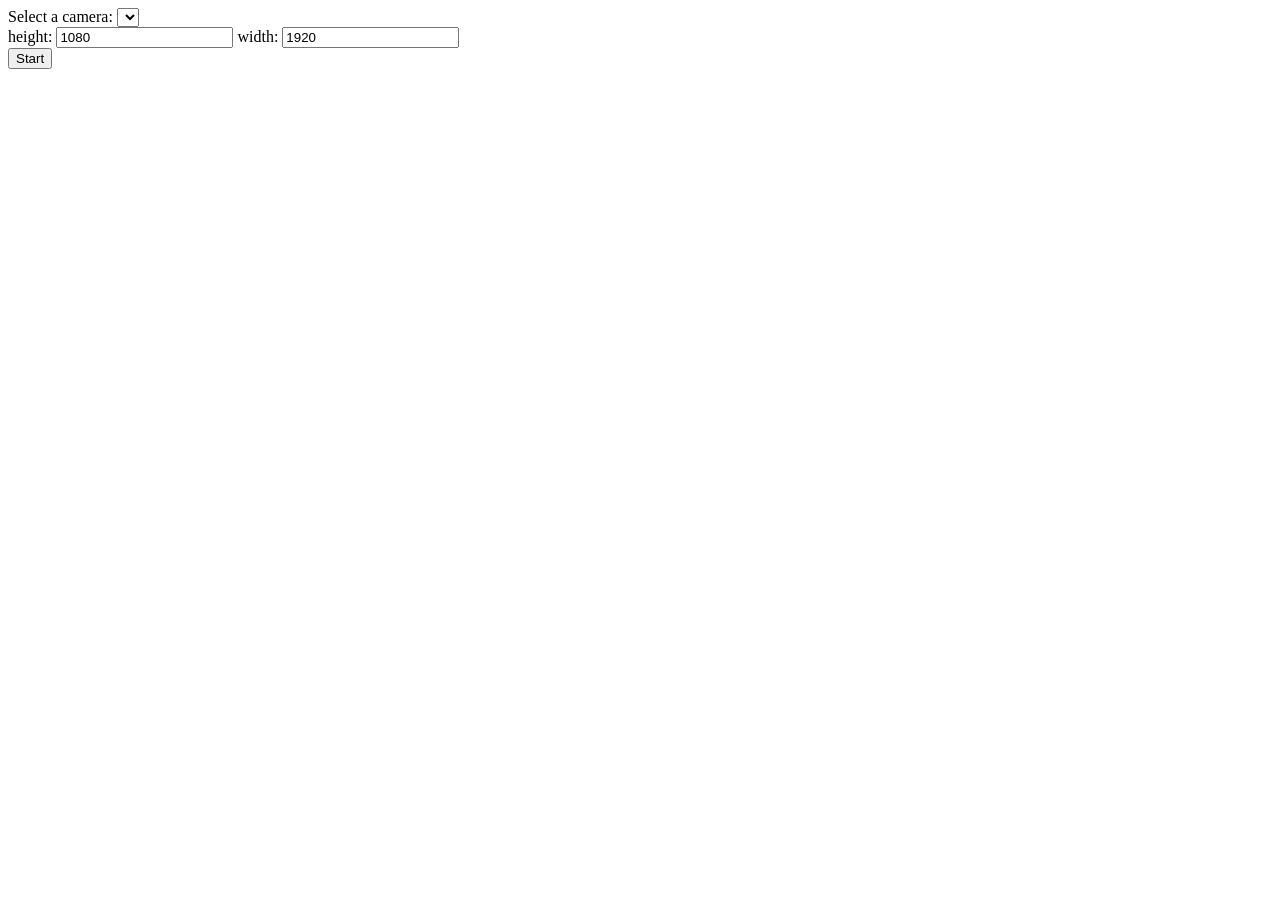
<file: index.html>
<!DOCTYPE html>
<html>
<head lang="en">
    <meta charset="UTF-8">
    <title></title>
</head>
<body>
<div>
    <label for="camera-source">Select a camera:</label>
    <select id="camera-source">

    </select>
</div>
<div>
    <label for="res-height">height: </label>
    <input type="number" id="res-height" value="1080"/>
    <label for="res-width">width:</label>
    <input type="number" id="res-width" value="1920"/>
</div>
<div>
    <button id="start">Start</button>
</div>
<div id="camera-player">
    <video autoplay></video>
</div>

<script src="main.js"></script>
</body>
</html>
</file>
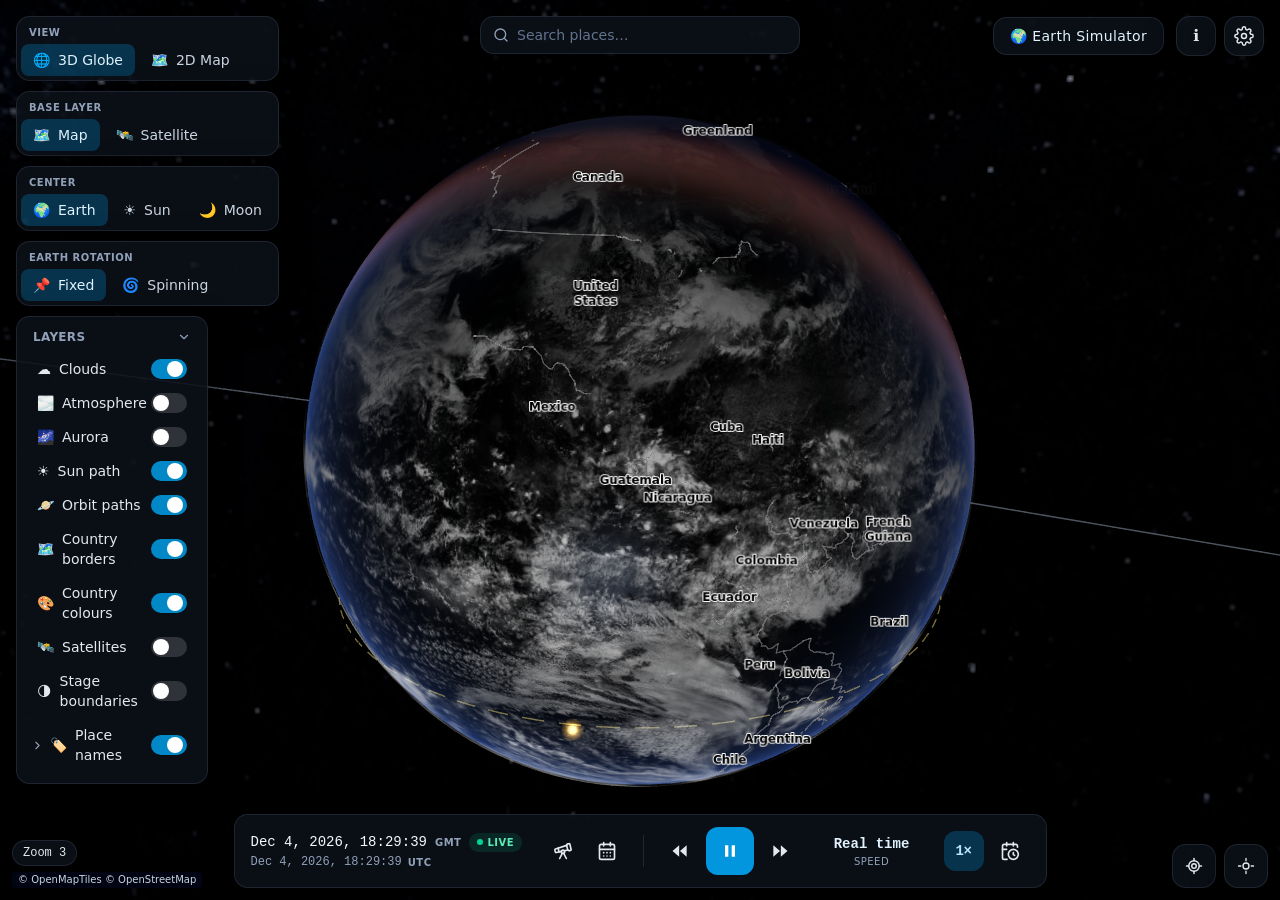
<file: earth-simulator/index.html>
<!doctype html>
<html lang="en">
  <head>
    <meta charset="UTF-8" />
    <link rel="icon" type="image/svg+xml" href="/earth-simulator/favicon.svg" />
    <link rel="icon" type="image/png" sizes="192x192" href="/earth-simulator/icon-192.png" />
    <link rel="apple-touch-icon" href="/earth-simulator/apple-touch-icon.png" />
    <meta
      name="viewport"
      content="width=device-width, initial-scale=1.0, maximum-scale=1.0, user-scalable=no, viewport-fit=cover"
    />
    <meta name="theme-color" content="#05070d" />
    <meta name="apple-mobile-web-app-capable" content="yes" />
    <meta name="mobile-web-app-capable" content="yes" />
    <meta name="apple-mobile-web-app-status-bar-style" content="black-translucent" />
    <meta name="apple-mobile-web-app-title" content="Earth" />
    <meta
      name="description"
      content="A realistic 3D & 2D simulator of how sunlight falls on Earth at any moment — real continents, cities, Sun, Moon and live satellites."
    />
    <title>Earth Simulator · Sunlight, Day & Night</title>
    <script type="module" crossorigin src="/earth-simulator/assets/index-BYLXCASf.js"></script>
    <link rel="stylesheet" crossorigin href="/earth-simulator/assets/index-C9k7MQY5.css">
  <link rel="manifest" href="/earth-simulator/manifest.webmanifest"></head>
  <body>
    <div id="root"></div>
  </body>
</html>
</file>
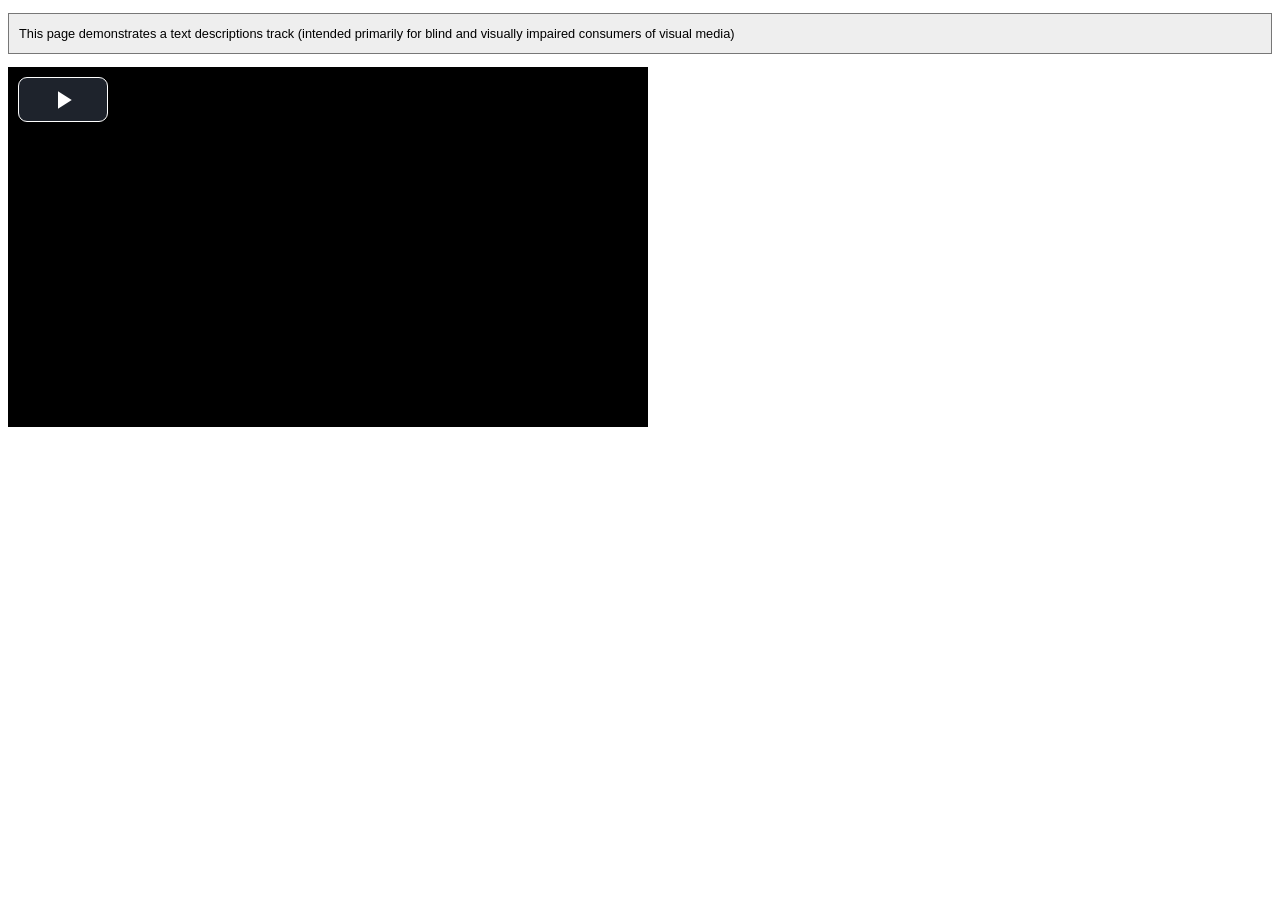
<file: tv/lib/videojs/examples/elephantsdream/index.html>
<!DOCTYPE html>
<html lang="en">
<head>
  <meta charset="utf-8" />
  <title>Video.js Text Descriptions, Chapters &amp; Captions Example</title>

  <link href="../../video-js.css" rel="stylesheet" type="text/css">

  <script src="../../video.js"></script>

  <!-- Set the location of the flash SWF -->
  <script>
    videojs.setGlobalOptions({
      flash: {
        swf: '../../video-js.swf'
      }
    });
  </script>

</head>
<body>
  <p style="background-color:#eee; border: 1px solid #777; padding: 10px; font-size: .8em; line-height: 1.5em; font-family: Verdana, sans-serif;">This page demonstrates a text descriptions track (intended primarily for blind and visually impaired consumers of visual media)</p>

  <!-- NOTE: we have to disable native Text Track support for the HTML5 tech,
             since even HTML5 video players with native Text Track support
             don't currently support 'description' text tracks in any
             useful way! -->
  <video id="example_video_1" class="video-js vjs-default-skin" controls preload="none" width="640" height="360"
      data-setup='{ "html5" : { "nativeTextTracks" : false } }'>
    <source src="https://archive.org/download/ElephantsDream/ed_hd.mp4" type="video/mp4">
    <source src="https://archive.org/download/ElephantsDream/ed_hd.ogv" type="video/ogv">

    <track kind="captions" src="captions.en.vtt" srclang="en" label="English" default></track><!-- Tracks need an ending tag thanks to IE9 -->
    <track kind="captions" src="captions.sv.vtt" srclang="sv" label="Swedish"></track>
    <track kind="captions" src="captions.ru.vtt" srclang="ru" label="Russian"></track>
    <track kind="captions" src="captions.ja.vtt" srclang="ja" label="Japanese"></track>
    <track kind="captions" src="captions.ar.vtt" srclang="ar" label="Arabic"></track>

    <track kind="descriptions" src="descriptions.en.vtt" srclang="en" label="English"></track>

    <track kind="chapters" src="chapters.en.vtt" srclang="en" label="English"></track>

    <p class="vjs-no-js">To view this video please enable JavaScript, and consider upgrading to a web browser that <a href="http://videojs.com/html5-video-support/" target="_blank">supports HTML5 video</a></p>
  </video>
</body>
</html>
</file>
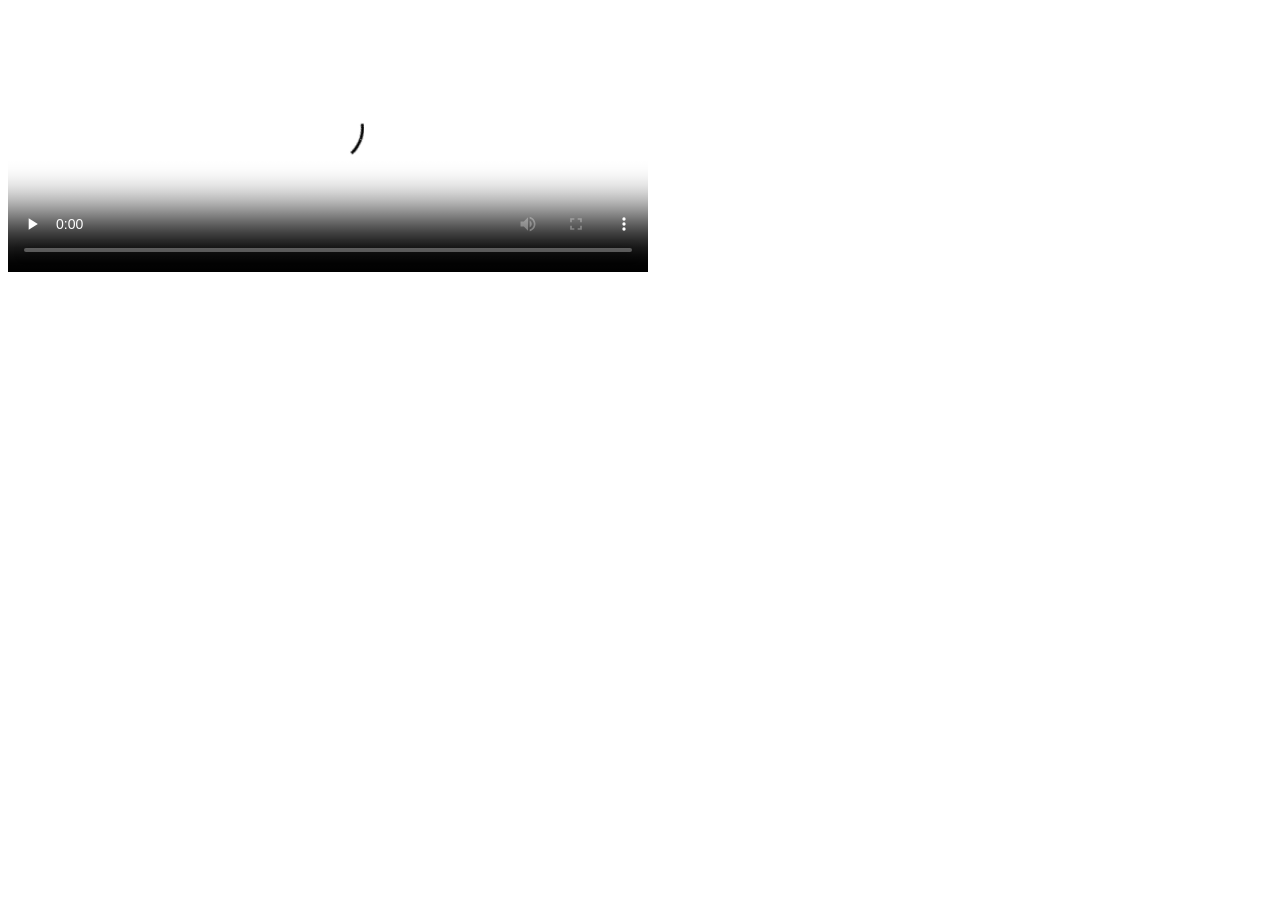
<file: tv/lib/videojs/examples/simple-embed/index.html>
<!DOCTYPE html>
<html lang="en">

<head>

  <head>
    <title>Video.js | HTML5 Video Player</title>
    <link href="http://vjs.zencdn.net/5.0.2/video-js.css" rel="stylesheet">
    <script src="http://vjs.zencdn.net/ie8/1.1.0/videojs-ie8.min.js"></script>
    <script src="http://vjs.zencdn.net/5.0.2/video.js"></script>

  </head>

</head>

<body>

  <video id="example_video_1" class="video-js vjs-default-skin" controls preload="none" width="640" height="264" poster="http://vjs.zencdn.net/v/oceans.png" data-setup="{}">
    <source src="http://vjs.zencdn.net/v/oceans.mp4" type="video/mp4">
    <source src="http://vjs.zencdn.net/v/oceans.webm" type="video/webm">
    <source src="http://vjs.zencdn.net/v/oceans.ogv" type="video/ogg">
    <track kind="captions" src="../shared/example-captions.vtt" srclang="en" label="English"></track>
    <!-- Tracks need an ending tag thanks to IE9 -->
    <track kind="subtitles" src="../shared/example-captions.vtt" srclang="en" label="English"></track>
    <!-- Tracks need an ending tag thanks to IE9 -->
    <p class="vjs-no-js">To view this video please enable JavaScript, and consider upgrading to a web browser that <a href="http://videojs.com/html5-video-support/" target="_blank">supports HTML5 video</a></p>
  </video>
</body>

</html>
</file>
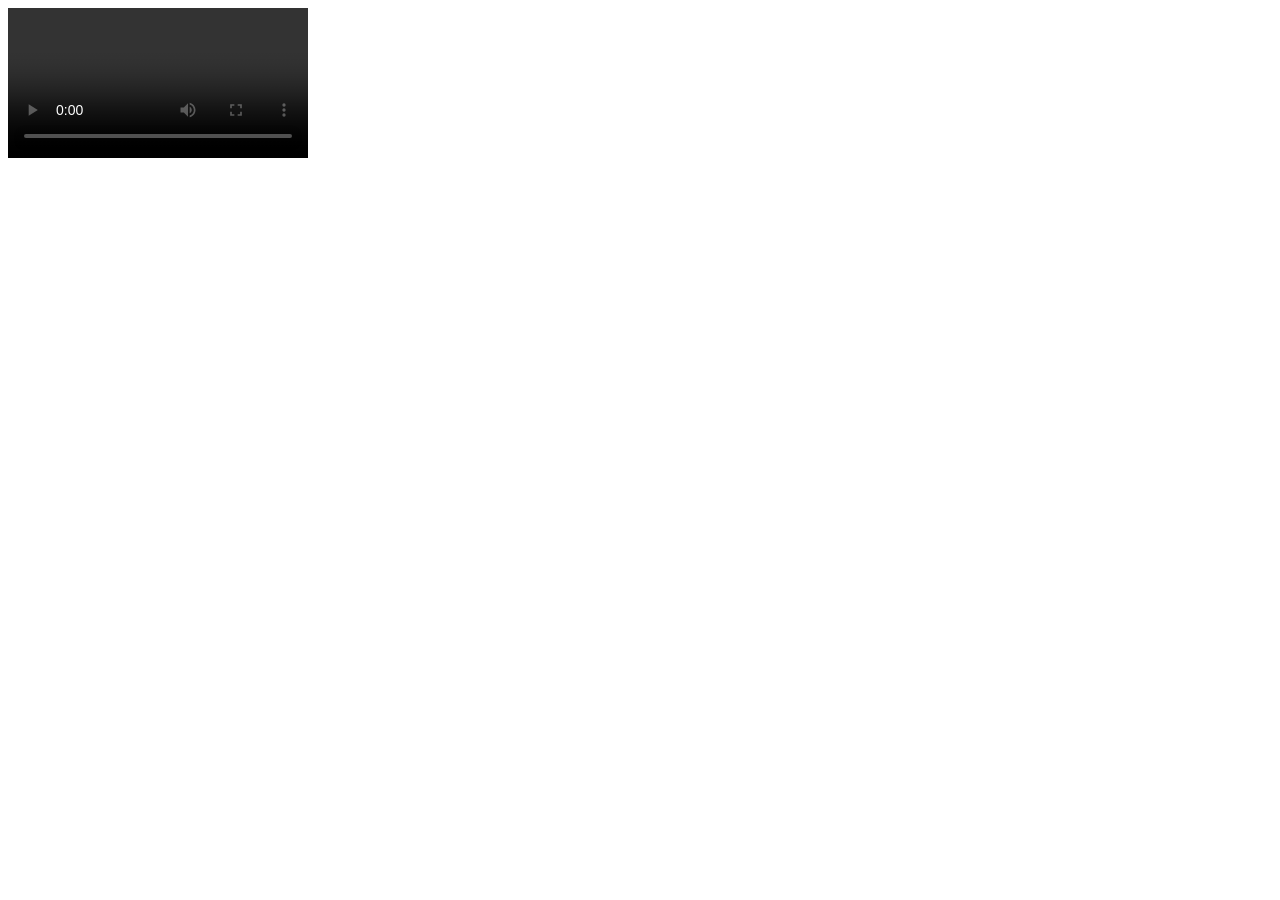
<file: ch10.html>
<!doctype html>
<html lang="en">
<head>
    <meta charset="UTF-8">
    <title>Document</title>
</head>
<body>
<video id="ch10" controls></video>
<script src="dash.all.min.js"></script>
<script>
    (function() {
        var url = 'http://nana10-hdl.ctedgecdn.net/Nana10-Live/amlst:hd_,1000,1500,1800,/manifest.mpd';
        var player = dashjs.MediaPlayer().create();
        player.getDebug().setLogToBrowserConsole(false)
        player.initialize(document.querySelector('#ch10'), url, true);
    })();
</script>
</body>
</html>
</file>
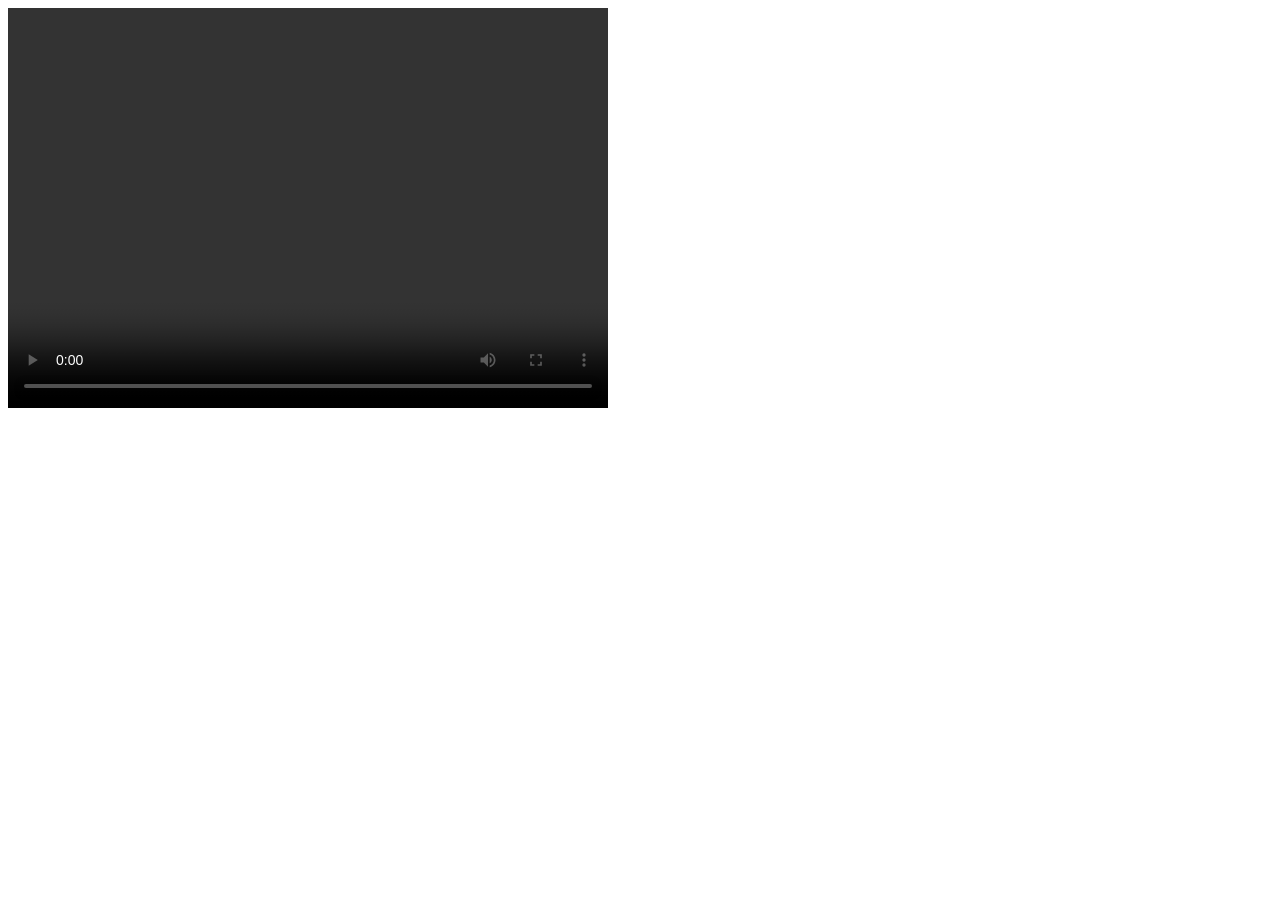
<file: ch22.html>
<!DOCTYPE html>
<html lang="en">
<head>
    <meta charset="UTF-8">
    <title>Title</title>
</head>
<body>
<script src="hls.min.js"></script>
<video width="600" height="400" controls></video>
<script>
    if (Hls.isSupported()) {
        let video = document.querySelector('video');
        let hls = new Hls();

        hls.loadSource('http://keshethdioslive-i.akamaihd.net/hls/live/221630/CH2LIVE_HIGH/index_2064.m3u8');
        hls.attachMedia(video);
        hls.on(Hls.Events.MANIFEST_PARSED, function() {
            video.addEventListener('click', function() {
                if (video.paused) {
                    video.play();
                } else {
                    video.pause();
                }
            })
        });
    }
</script>
</body>
</html>
</file>
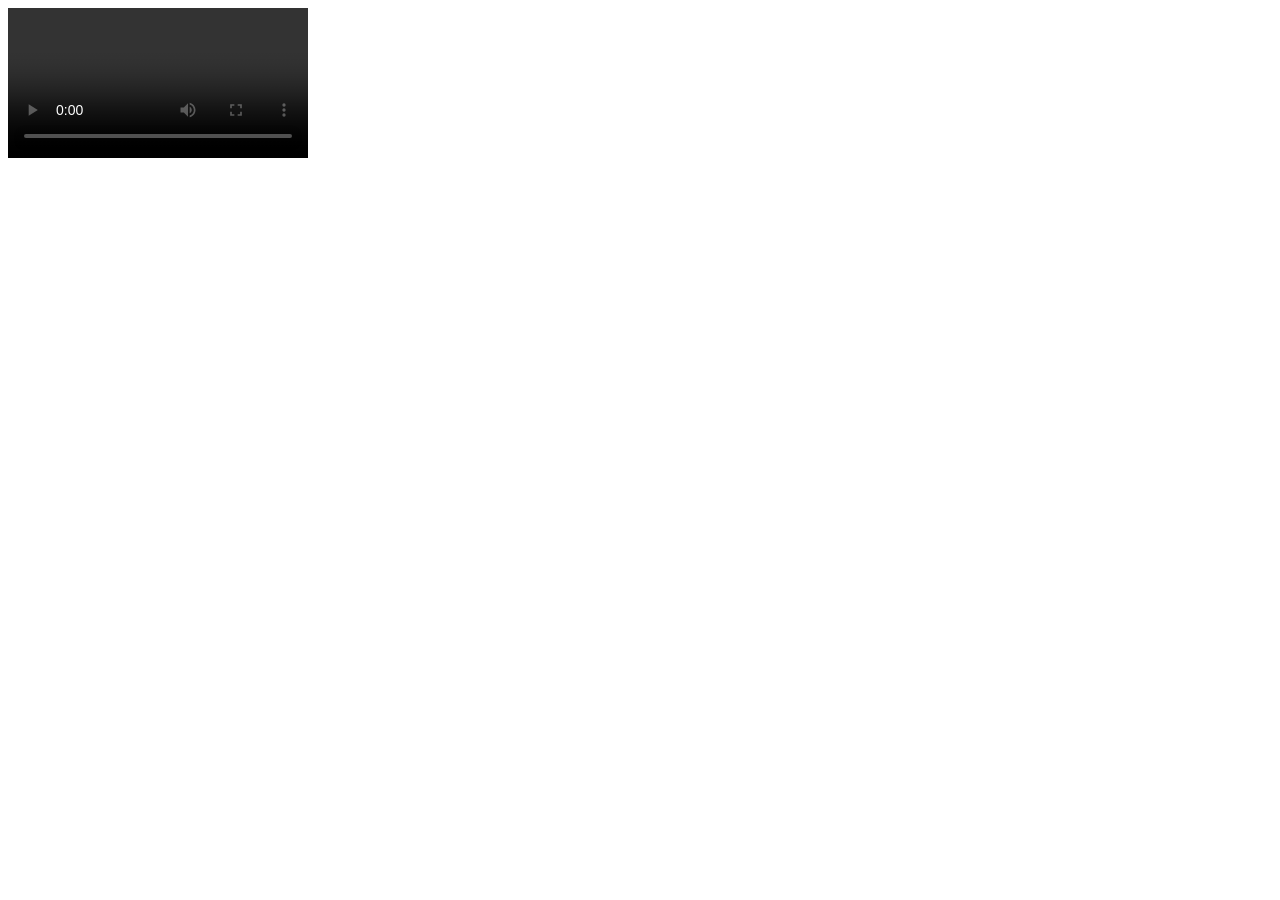
<file: tv/index1.html>
<!DOCTYPE html>
<html lang="en">
<head>
  <meta charset="UTF-8">
  <meta name="viewport" content="width=device-width, initial-scale=1.0">
  <meta http-equiv="X-UA-Compatible" content="ie=edge">
  <title>Israel TV Live</title>
  <script src="lib/hls.min.js"></script>
</head>
<body>
  <video id="video" controls autoplay="false"></video>
  <script>
    if(Hls.isSupported()) {
      var video = document.getElementById('video');
      var hls = new Hls();
      hls.loadSource('http://besttv1.httplive.it.best-tv.com/besttv1/stream_reshet_neveilan_02_1/playlist.m3u8');
      hls.attachMedia(video);
      hls.on(Hls.Events.MANIFEST_PARSED,function() {
        video.play();
    });
   }
  </script>
</body>
</html>
</file>
<file: tv/lib/videojs/video-js.css>
.video-js .vjs-big-play-button:before, .video-js .vjs-control:before, .video-js .vjs-modal-dialog, .vjs-modal-dialog .vjs-modal-dialog-content {
  position: absolute;
  top: 0;
  left: 0;
  width: 100%;
  height: 100%; }

.video-js .vjs-big-play-button:before, .video-js .vjs-control:before {
  text-align: center; }

@font-face {
  font-family: VideoJS;
  src: url("font/VideoJS.eot?#iefix") format("eot"); }

@font-face {
  font-family: VideoJS;
  src: url([data-uri]) format("woff"), url([data-uri]) format("truetype");
  font-weight: normal;
  font-style: normal; }

.vjs-icon-play, .video-js .vjs-big-play-button, .video-js .vjs-play-control {
  font-family: VideoJS;
  font-weight: normal;
  font-style: normal; }
  .vjs-icon-play:before, .video-js .vjs-big-play-button:before, .video-js .vjs-play-control:before {
    content: "\f101"; }

.vjs-icon-play-circle {
  font-family: VideoJS;
  font-weight: normal;
  font-style: normal; }
  .vjs-icon-play-circle:before {
    content: "\f102"; }

.vjs-icon-pause, .video-js .vjs-play-control.vjs-playing {
  font-family: VideoJS;
  font-weight: normal;
  font-style: normal; }
  .vjs-icon-pause:before, .video-js .vjs-play-control.vjs-playing:before {
    content: "\f103"; }

.vjs-icon-volume-mute, .video-js .vjs-mute-control.vjs-vol-0,
.video-js .vjs-volume-menu-button.vjs-vol-0 {
  font-family: VideoJS;
  font-weight: normal;
  font-style: normal; }
  .vjs-icon-volume-mute:before, .video-js .vjs-mute-control.vjs-vol-0:before,
  .video-js .vjs-volume-menu-button.vjs-vol-0:before {
    content: "\f104"; }

.vjs-icon-volume-low, .video-js .vjs-mute-control.vjs-vol-1,
.video-js .vjs-volume-menu-button.vjs-vol-1 {
  font-family: VideoJS;
  font-weight: normal;
  font-style: normal; }
  .vjs-icon-volume-low:before, .video-js .vjs-mute-control.vjs-vol-1:before,
  .video-js .vjs-volume-menu-button.vjs-vol-1:before {
    content: "\f105"; }

.vjs-icon-volume-mid, .video-js .vjs-mute-control.vjs-vol-2,
.video-js .vjs-volume-menu-button.vjs-vol-2 {
  font-family: VideoJS;
  font-weight: normal;
  font-style: normal; }
  .vjs-icon-volume-mid:before, .video-js .vjs-mute-control.vjs-vol-2:before,
  .video-js .vjs-volume-menu-button.vjs-vol-2:before {
    content: "\f106"; }

.vjs-icon-volume-high, .video-js .vjs-mute-control,
.video-js .vjs-volume-menu-button {
  font-family: VideoJS;
  font-weight: normal;
  font-style: normal; }
  .vjs-icon-volume-high:before, .video-js .vjs-mute-control:before,
  .video-js .vjs-volume-menu-button:before {
    content: "\f107"; }

.vjs-icon-fullscreen-enter, .video-js .vjs-fullscreen-control {
  font-family: VideoJS;
  font-weight: normal;
  font-style: normal; }
  .vjs-icon-fullscreen-enter:before, .video-js .vjs-fullscreen-control:before {
    content: "\f108"; }

.vjs-icon-fullscreen-exit, .video-js.vjs-fullscreen .vjs-fullscreen-control {
  font-family: VideoJS;
  font-weight: normal;
  font-style: normal; }
  .vjs-icon-fullscreen-exit:before, .video-js.vjs-fullscreen .vjs-fullscreen-control:before {
    content: "\f109"; }

.vjs-icon-square {
  font-family: VideoJS;
  font-weight: normal;
  font-style: normal; }
  .vjs-icon-square:before {
    content: "\f10a"; }

.vjs-icon-spinner {
  font-family: VideoJS;
  font-weight: normal;
  font-style: normal; }
  .vjs-icon-spinner:before {
    content: "\f10b"; }

.vjs-icon-subtitles, .video-js .vjs-subtitles-button {
  font-family: VideoJS;
  font-weight: normal;
  font-style: normal; }
  .vjs-icon-subtitles:before, .video-js .vjs-subtitles-button:before {
    content: "\f10c"; }

.vjs-icon-captions, .video-js .vjs-captions-button {
  font-family: VideoJS;
  font-weight: normal;
  font-style: normal; }
  .vjs-icon-captions:before, .video-js .vjs-captions-button:before {
    content: "\f10d"; }

.vjs-icon-chapters, .video-js .vjs-chapters-button {
  font-family: VideoJS;
  font-weight: normal;
  font-style: normal; }
  .vjs-icon-chapters:before, .video-js .vjs-chapters-button:before {
    content: "\f10e"; }

.vjs-icon-share {
  font-family: VideoJS;
  font-weight: normal;
  font-style: normal; }
  .vjs-icon-share:before {
    content: "\f10f"; }

.vjs-icon-cog {
  font-family: VideoJS;
  font-weight: normal;
  font-style: normal; }
  .vjs-icon-cog:before {
    content: "\f110"; }

.vjs-icon-circle, .video-js .vjs-mouse-display, .video-js .vjs-play-progress, .video-js .vjs-volume-level {
  font-family: VideoJS;
  font-weight: normal;
  font-style: normal; }
  .vjs-icon-circle:before, .video-js .vjs-mouse-display:before, .video-js .vjs-play-progress:before, .video-js .vjs-volume-level:before {
    content: "\f111"; }

.vjs-icon-circle-outline {
  font-family: VideoJS;
  font-weight: normal;
  font-style: normal; }
  .vjs-icon-circle-outline:before {
    content: "\f112"; }

.vjs-icon-circle-inner-circle {
  font-family: VideoJS;
  font-weight: normal;
  font-style: normal; }
  .vjs-icon-circle-inner-circle:before {
    content: "\f113"; }

.vjs-icon-hd {
  font-family: VideoJS;
  font-weight: normal;
  font-style: normal; }
  .vjs-icon-hd:before {
    content: "\f114"; }

.vjs-icon-cancel, .video-js .vjs-control.vjs-close-button {
  font-family: VideoJS;
  font-weight: normal;
  font-style: normal; }
  .vjs-icon-cancel:before, .video-js .vjs-control.vjs-close-button:before {
    content: "\f115"; }

.vjs-icon-replay {
  font-family: VideoJS;
  font-weight: normal;
  font-style: normal; }
  .vjs-icon-replay:before {
    content: "\f116"; }

.vjs-icon-facebook {
  font-family: VideoJS;
  font-weight: normal;
  font-style: normal; }
  .vjs-icon-facebook:before {
    content: "\f117"; }

.vjs-icon-gplus {
  font-family: VideoJS;
  font-weight: normal;
  font-style: normal; }
  .vjs-icon-gplus:before {
    content: "\f118"; }

.vjs-icon-linkedin {
  font-family: VideoJS;
  font-weight: normal;
  font-style: normal; }
  .vjs-icon-linkedin:before {
    content: "\f119"; }

.vjs-icon-twitter {
  font-family: VideoJS;
  font-weight: normal;
  font-style: normal; }
  .vjs-icon-twitter:before {
    content: "\f11a"; }

.vjs-icon-tumblr {
  font-family: VideoJS;
  font-weight: normal;
  font-style: normal; }
  .vjs-icon-tumblr:before {
    content: "\f11b"; }

.vjs-icon-pinterest {
  font-family: VideoJS;
  font-weight: normal;
  font-style: normal; }
  .vjs-icon-pinterest:before {
    content: "\f11c"; }

.vjs-icon-audio-description, .video-js .vjs-descriptions-button {
  font-family: VideoJS;
  font-weight: normal;
  font-style: normal; }
  .vjs-icon-audio-description:before, .video-js .vjs-descriptions-button:before {
    content: "\f11d"; }

.vjs-icon-audio, .video-js .vjs-audio-button {
  font-family: VideoJS;
  font-weight: normal;
  font-style: normal; }
  .vjs-icon-audio:before, .video-js .vjs-audio-button:before {
    content: "\f11e"; }

.video-js {
  display: block;
  vertical-align: top;
  box-sizing: border-box;
  color: #fff;
  background-color: #000;
  position: relative;
  padding: 0;
  font-size: 10px;
  line-height: 1;
  font-weight: normal;
  font-style: normal;
  font-family: Arial, Helvetica, sans-serif;
  -webkit-user-select: none;
  -moz-user-select: none;
  -ms-user-select: none;
  user-select: none; }
  .video-js:-moz-full-screen {
    position: absolute; }
  .video-js:-webkit-full-screen {
    width: 100% !important;
    height: 100% !important; }

.video-js *,
.video-js *:before,
.video-js *:after {
  box-sizing: inherit; }

.video-js ul {
  font-family: inherit;
  font-size: inherit;
  line-height: inherit;
  list-style-position: outside;
  margin-left: 0;
  margin-right: 0;
  margin-top: 0;
  margin-bottom: 0; }

.video-js.vjs-fluid,
.video-js.vjs-16-9,
.video-js.vjs-4-3 {
  width: 100%;
  max-width: 100%;
  height: 0; }

.video-js.vjs-16-9 {
  padding-top: 56.25%; }

.video-js.vjs-4-3 {
  padding-top: 75%; }

.video-js.vjs-fill {
  width: 100%;
  height: 100%; }

.video-js .vjs-tech {
  position: absolute;
  top: 0;
  left: 0;
  width: 100%;
  height: 100%; }

body.vjs-full-window {
  padding: 0;
  margin: 0;
  height: 100%;
  overflow-y: auto; }

.vjs-full-window .video-js.vjs-fullscreen {
  position: fixed;
  overflow: hidden;
  z-index: 1000;
  left: 0;
  top: 0;
  bottom: 0;
  right: 0; }

.video-js.vjs-fullscreen {
  width: 100% !important;
  height: 100% !important;
  padding-top: 0 !important; }

.video-js.vjs-fullscreen.vjs-user-inactive {
  cursor: none; }

.vjs-hidden {
  display: none !important; }

.vjs-disabled {
  opacity: 0.5;
  cursor: default; }

.video-js .vjs-offscreen {
  height: 1px;
  left: -9999px;
  position: absolute;
  top: 0;
  width: 1px; }

.vjs-lock-showing {
  display: block !important;
  opacity: 1;
  visibility: visible; }

.vjs-no-js {
  padding: 20px;
  color: #fff;
  background-color: #000;
  font-size: 18px;
  font-family: Arial, Helvetica, sans-serif;
  text-align: center;
  width: 300px;
  height: 150px;
  margin: 0px auto; }

.vjs-no-js a,
.vjs-no-js a:visited {
  color: #66A8CC; }

.video-js .vjs-big-play-button {
  font-size: 3em;
  line-height: 1.5em;
  height: 1.5em;
  width: 3em;
  display: block;
  position: absolute;
  top: 10px;
  left: 10px;
  padding: 0;
  cursor: pointer;
  opacity: 1;
  border: 0.06666em solid #fff;
  background-color: #2B333F;
  background-color: rgba(43, 51, 63, 0.7);
  -webkit-border-radius: 0.3em;
  -moz-border-radius: 0.3em;
  border-radius: 0.3em;
  -webkit-transition: all 0.4s;
  -moz-transition: all 0.4s;
  -o-transition: all 0.4s;
  transition: all 0.4s; }

.vjs-big-play-centered .vjs-big-play-button {
  top: 50%;
  left: 50%;
  margin-top: -0.75em;
  margin-left: -1.5em; }

.video-js:hover .vjs-big-play-button,
.video-js .vjs-big-play-button:focus {
  outline: 0;
  border-color: #fff;
  background-color: #73859f;
  background-color: rgba(115, 133, 159, 0.5);
  -webkit-transition: all 0s;
  -moz-transition: all 0s;
  -o-transition: all 0s;
  transition: all 0s; }

.vjs-controls-disabled .vjs-big-play-button,
.vjs-has-started .vjs-big-play-button,
.vjs-using-native-controls .vjs-big-play-button,
.vjs-error .vjs-big-play-button {
  display: none; }

.video-js button {
  background: none;
  border: none;
  color: inherit;
  display: inline-block;
  overflow: visible;
  font-size: inherit;
  line-height: inherit;
  text-transform: none;
  text-decoration: none;
  transition: none;
  -webkit-appearance: none;
  -moz-appearance: none;
  appearance: none; }

.video-js .vjs-control.vjs-close-button {
  cursor: pointer;
  height: 3em;
  position: absolute;
  right: 0;
  top: 0.5em;
  z-index: 2; }

.vjs-menu-button {
  cursor: pointer; }

.vjs-menu-button.vjs-disabled {
  cursor: default; }

.vjs-workinghover .vjs-menu-button.vjs-disabled:hover .vjs-menu {
  display: none; }

.vjs-menu .vjs-menu-content {
  display: block;
  padding: 0;
  margin: 0;
  overflow: auto; }

.vjs-scrubbing .vjs-menu-button:hover .vjs-menu {
  display: none; }

.vjs-menu li {
  list-style: none;
  margin: 0;
  padding: 0.2em 0;
  line-height: 1.4em;
  font-size: 1.2em;
  text-align: center;
  text-transform: lowercase; }

.vjs-menu li:focus,
.vjs-menu li:hover {
  outline: 0;
  background-color: #73859f;
  background-color: rgba(115, 133, 159, 0.5); }

.vjs-menu li.vjs-selected,
.vjs-menu li.vjs-selected:focus,
.vjs-menu li.vjs-selected:hover {
  background-color: #fff;
  color: #2B333F; }

.vjs-menu li.vjs-menu-title {
  text-align: center;
  text-transform: uppercase;
  font-size: 1em;
  line-height: 2em;
  padding: 0;
  margin: 0 0 0.3em 0;
  font-weight: bold;
  cursor: default; }

.vjs-menu-button-popup .vjs-menu {
  display: none;
  position: absolute;
  bottom: 0;
  width: 10em;
  left: -3em;
  height: 0em;
  margin-bottom: 1.5em;
  border-top-color: rgba(43, 51, 63, 0.7); }

.vjs-menu-button-popup .vjs-menu .vjs-menu-content {
  background-color: #2B333F;
  background-color: rgba(43, 51, 63, 0.7);
  position: absolute;
  width: 100%;
  bottom: 1.5em;
  max-height: 15em; }

.vjs-workinghover .vjs-menu-button-popup:hover .vjs-menu,
.vjs-menu-button-popup .vjs-menu.vjs-lock-showing {
  display: block; }

.video-js .vjs-menu-button-inline {
  -webkit-transition: all 0.4s;
  -moz-transition: all 0.4s;
  -o-transition: all 0.4s;
  transition: all 0.4s;
  overflow: hidden; }

.video-js .vjs-menu-button-inline:before {
  width: 2.222222222em; }

.video-js .vjs-menu-button-inline:hover,
.video-js .vjs-menu-button-inline:focus,
.video-js .vjs-menu-button-inline.vjs-slider-active,
.video-js.vjs-no-flex .vjs-menu-button-inline {
  width: 12em; }

.video-js .vjs-menu-button-inline.vjs-slider-active {
  -webkit-transition: none;
  -moz-transition: none;
  -o-transition: none;
  transition: none; }

.vjs-menu-button-inline .vjs-menu {
  opacity: 0;
  height: 100%;
  width: auto;
  position: absolute;
  left: 4em;
  top: 0;
  padding: 0;
  margin: 0;
  -webkit-transition: all 0.4s;
  -moz-transition: all 0.4s;
  -o-transition: all 0.4s;
  transition: all 0.4s; }

.vjs-menu-button-inline:hover .vjs-menu,
.vjs-menu-button-inline:focus .vjs-menu,
.vjs-menu-button-inline.vjs-slider-active .vjs-menu {
  display: block;
  opacity: 1; }

.vjs-no-flex .vjs-menu-button-inline .vjs-menu {
  display: block;
  opacity: 1;
  position: relative;
  width: auto; }

.vjs-no-flex .vjs-menu-button-inline:hover .vjs-menu,
.vjs-no-flex .vjs-menu-button-inline:focus .vjs-menu,
.vjs-no-flex .vjs-menu-button-inline.vjs-slider-active .vjs-menu {
  width: auto; }

.vjs-menu-button-inline .vjs-menu-content {
  width: auto;
  height: 100%;
  margin: 0;
  overflow: hidden; }

.video-js .vjs-control-bar {
  display: none;
  width: 100%;
  position: absolute;
  bottom: 0;
  left: 0;
  right: 0;
  height: 3.0em;
  background-color: #2B333F;
  background-color: rgba(43, 51, 63, 0.7); }

.vjs-has-started .vjs-control-bar {
  display: -webkit-box;
  display: -webkit-flex;
  display: -ms-flexbox;
  display: flex;
  visibility: visible;
  opacity: 1;
  -webkit-transition: visibility 0.1s, opacity 0.1s;
  -moz-transition: visibility 0.1s, opacity 0.1s;
  -o-transition: visibility 0.1s, opacity 0.1s;
  transition: visibility 0.1s, opacity 0.1s; }

.vjs-has-started.vjs-user-inactive.vjs-playing .vjs-control-bar {
  visibility: visible;
  opacity: 0;
  -webkit-transition: visibility 1s, opacity 1s;
  -moz-transition: visibility 1s, opacity 1s;
  -o-transition: visibility 1s, opacity 1s;
  transition: visibility 1s, opacity 1s; }
  @media \0screen {
    .vjs-has-started.vjs-user-inactive.vjs-playing .vjs-control-bar {
      visibility: hidden; } }

.vjs-controls-disabled .vjs-control-bar,
.vjs-using-native-controls .vjs-control-bar,
.vjs-error .vjs-control-bar {
  display: none !important; }

.vjs-audio.vjs-has-started.vjs-user-inactive.vjs-playing .vjs-control-bar {
  opacity: 1;
  visibility: visible; }

@media \0screen {
  .vjs-user-inactive.vjs-playing .vjs-control-bar :before {
    content: ""; } }

.vjs-has-started.vjs-no-flex .vjs-control-bar {
  display: table; }

.video-js .vjs-control {
  outline: none;
  position: relative;
  text-align: center;
  margin: 0;
  padding: 0;
  height: 100%;
  width: 4em;
  -webkit-box-flex: none;
  -moz-box-flex: none;
  -webkit-flex: none;
  -ms-flex: none;
  flex: none; }
  .video-js .vjs-control:before {
    font-size: 1.8em;
    line-height: 1.67; }

.video-js .vjs-control:focus:before,
.video-js .vjs-control:hover:before,
.video-js .vjs-control:focus {
  text-shadow: 0em 0em 1em white; }

.video-js .vjs-control-text {
  border: 0;
  clip: rect(0 0 0 0);
  height: 1px;
  margin: -1px;
  overflow: hidden;
  padding: 0;
  position: absolute;
  width: 1px; }

.vjs-no-flex .vjs-control {
  display: table-cell;
  vertical-align: middle; }

.video-js .vjs-custom-control-spacer {
  display: none; }

.video-js .vjs-progress-control {
  -webkit-box-flex: auto;
  -moz-box-flex: auto;
  -webkit-flex: auto;
  -ms-flex: auto;
  flex: auto;
  display: -webkit-box;
  display: -webkit-flex;
  display: -ms-flexbox;
  display: flex;
  -webkit-box-align: center;
  -webkit-align-items: center;
  -ms-flex-align: center;
  align-items: center;
  min-width: 4em; }

.vjs-live .vjs-progress-control {
  display: none; }

.video-js .vjs-progress-holder {
  -webkit-box-flex: auto;
  -moz-box-flex: auto;
  -webkit-flex: auto;
  -ms-flex: auto;
  flex: auto;
  -webkit-transition: all 0.2s;
  -moz-transition: all 0.2s;
  -o-transition: all 0.2s;
  transition: all 0.2s;
  height: 0.3em; }

.video-js .vjs-progress-control:hover .vjs-progress-holder {
  font-size: 1.666666666666666666em; }

/* If we let the font size grow as much as everything else, the current time tooltip ends up
 ginormous. If you'd like to enable the current time tooltip all the time, this should be disabled
 to avoid a weird hitch when you roll off the hover. */
.video-js .vjs-progress-control:hover .vjs-time-tooltip,
.video-js .vjs-progress-control:hover .vjs-mouse-display:after,
.video-js .vjs-progress-control:hover .vjs-play-progress:after {
  font-family: Arial, Helvetica, sans-serif;
  visibility: visible;
  font-size: 0.6em; }

.video-js .vjs-progress-holder .vjs-play-progress,
.video-js .vjs-progress-holder .vjs-load-progress,
.video-js .vjs-progress-holder .vjs-tooltip-progress-bar,
.video-js .vjs-progress-holder .vjs-load-progress div {
  position: absolute;
  display: block;
  height: 0.3em;
  margin: 0;
  padding: 0;
  width: 0;
  left: 0;
  top: 0; }

.video-js .vjs-mouse-display:before {
  display: none; }

.video-js .vjs-play-progress {
  background-color: #fff; }
  .video-js .vjs-play-progress:before {
    position: absolute;
    top: -0.333333333333333em;
    right: -0.5em;
    font-size: 0.9em; }

.video-js .vjs-time-tooltip,
.video-js .vjs-mouse-display:after,
.video-js .vjs-play-progress:after {
  visibility: hidden;
  pointer-events: none;
  position: absolute;
  top: -3.4em;
  right: -1.9em;
  font-size: 0.9em;
  color: #000;
  content: attr(data-current-time);
  padding: 6px 8px 8px 8px;
  background-color: #fff;
  background-color: rgba(255, 255, 255, 0.8);
  -webkit-border-radius: 0.3em;
  -moz-border-radius: 0.3em;
  border-radius: 0.3em; }

.video-js .vjs-time-tooltip,
.video-js .vjs-play-progress:before,
.video-js .vjs-play-progress:after {
  z-index: 1; }

.video-js .vjs-progress-control .vjs-keep-tooltips-inside:after {
  display: none; }

.video-js .vjs-load-progress {
  background: #bfc7d3;
  background: rgba(115, 133, 159, 0.5); }

.video-js .vjs-load-progress div {
  background: white;
  background: rgba(115, 133, 159, 0.75); }

.video-js.vjs-no-flex .vjs-progress-control {
  width: auto; }

.video-js .vjs-time-tooltip {
  display: inline-block;
  height: 2.4em;
  position: relative;
  float: right;
  right: -1.9em; }

.vjs-tooltip-progress-bar {
  visibility: hidden; }

.video-js .vjs-progress-control .vjs-mouse-display {
  display: none;
  position: absolute;
  width: 1px;
  height: 100%;
  background-color: #000;
  z-index: 1; }

.vjs-no-flex .vjs-progress-control .vjs-mouse-display {
  z-index: 0; }

.video-js .vjs-progress-control:hover .vjs-mouse-display {
  display: block; }

.video-js.vjs-user-inactive .vjs-progress-control .vjs-mouse-display,
.video-js.vjs-user-inactive .vjs-progress-control .vjs-mouse-display:after {
  visibility: hidden;
  opacity: 0;
  -webkit-transition: visibility 1s, opacity 1s;
  -moz-transition: visibility 1s, opacity 1s;
  -o-transition: visibility 1s, opacity 1s;
  transition: visibility 1s, opacity 1s; }

.video-js.vjs-user-inactive.vjs-no-flex .vjs-progress-control .vjs-mouse-display,
.video-js.vjs-user-inactive.vjs-no-flex .vjs-progress-control .vjs-mouse-display:after {
  display: none; }

.vjs-mouse-display .vjs-time-tooltip,
.video-js .vjs-progress-control .vjs-mouse-display:after {
  color: #fff;
  background-color: #000;
  background-color: rgba(0, 0, 0, 0.8); }

.video-js .vjs-slider {
  outline: 0;
  position: relative;
  cursor: pointer;
  padding: 0;
  margin: 0 0.45em 0 0.45em;
  background-color: #73859f;
  background-color: rgba(115, 133, 159, 0.5); }

.video-js .vjs-slider:focus {
  text-shadow: 0em 0em 1em white;
  -webkit-box-shadow: 0 0 1em #fff;
  -moz-box-shadow: 0 0 1em #fff;
  box-shadow: 0 0 1em #fff; }

.video-js .vjs-mute-control,
.video-js .vjs-volume-menu-button {
  cursor: pointer;
  -webkit-box-flex: none;
  -moz-box-flex: none;
  -webkit-flex: none;
  -ms-flex: none;
  flex: none; }

.video-js .vjs-volume-control {
  width: 5em;
  -webkit-box-flex: none;
  -moz-box-flex: none;
  -webkit-flex: none;
  -ms-flex: none;
  flex: none;
  display: -webkit-box;
  display: -webkit-flex;
  display: -ms-flexbox;
  display: flex;
  -webkit-box-align: center;
  -webkit-align-items: center;
  -ms-flex-align: center;
  align-items: center; }

.video-js .vjs-volume-bar {
  margin: 1.35em 0.45em; }

.vjs-volume-bar.vjs-slider-horizontal {
  width: 5em;
  height: 0.3em; }

.vjs-volume-bar.vjs-slider-vertical {
  width: 0.3em;
  height: 5em;
  margin: 1.35em auto; }

.video-js .vjs-volume-level {
  position: absolute;
  bottom: 0;
  left: 0;
  background-color: #fff; }
  .video-js .vjs-volume-level:before {
    position: absolute;
    font-size: 0.9em; }

.vjs-slider-vertical .vjs-volume-level {
  width: 0.3em; }
  .vjs-slider-vertical .vjs-volume-level:before {
    top: -0.5em;
    left: -0.3em; }

.vjs-slider-horizontal .vjs-volume-level {
  height: 0.3em; }
  .vjs-slider-horizontal .vjs-volume-level:before {
    top: -0.3em;
    right: -0.5em; }

.vjs-volume-bar.vjs-slider-vertical .vjs-volume-level {
  height: 100%; }

.vjs-volume-bar.vjs-slider-horizontal .vjs-volume-level {
  width: 100%; }

.vjs-menu-button-popup.vjs-volume-menu-button .vjs-menu {
  display: block;
  width: 0;
  height: 0;
  border-top-color: transparent; }

.vjs-menu-button-popup.vjs-volume-menu-button-vertical .vjs-menu {
  left: 0.5em;
  height: 8em; }

.vjs-menu-button-popup.vjs-volume-menu-button-horizontal .vjs-menu {
  left: -2em; }

.vjs-menu-button-popup.vjs-volume-menu-button .vjs-menu-content {
  height: 0;
  width: 0;
  overflow-x: hidden;
  overflow-y: hidden; }

.vjs-volume-menu-button-vertical:hover .vjs-menu-content,
.vjs-volume-menu-button-vertical:focus .vjs-menu-content,
.vjs-volume-menu-button-vertical.vjs-slider-active .vjs-menu-content,
.vjs-volume-menu-button-vertical .vjs-lock-showing .vjs-menu-content {
  height: 8em;
  width: 2.9em; }

.vjs-volume-menu-button-horizontal:hover .vjs-menu-content,
.vjs-volume-menu-button-horizontal:focus .vjs-menu-content,
.vjs-volume-menu-button-horizontal .vjs-slider-active .vjs-menu-content,
.vjs-volume-menu-button-horizontal .vjs-lock-showing .vjs-menu-content {
  height: 2.9em;
  width: 8em; }

.vjs-volume-menu-button.vjs-menu-button-inline .vjs-menu-content {
  background-color: transparent !important; }

.vjs-poster {
  display: inline-block;
  vertical-align: middle;
  background-repeat: no-repeat;
  background-position: 50% 50%;
  background-size: contain;
  background-color: #000000;
  cursor: pointer;
  margin: 0;
  padding: 0;
  position: absolute;
  top: 0;
  right: 0;
  bottom: 0;
  left: 0;
  height: 100%; }

.vjs-poster img {
  display: block;
  vertical-align: middle;
  margin: 0 auto;
  max-height: 100%;
  padding: 0;
  width: 100%; }

.vjs-has-started .vjs-poster {
  display: none; }

.vjs-audio.vjs-has-started .vjs-poster {
  display: block; }

.vjs-controls-disabled .vjs-poster {
  display: none; }

.vjs-using-native-controls .vjs-poster {
  display: none; }

.video-js .vjs-live-control {
  display: -webkit-box;
  display: -webkit-flex;
  display: -ms-flexbox;
  display: flex;
  -webkit-box-align: flex-start;
  -webkit-align-items: flex-start;
  -ms-flex-align: flex-start;
  align-items: flex-start;
  -webkit-box-flex: auto;
  -moz-box-flex: auto;
  -webkit-flex: auto;
  -ms-flex: auto;
  flex: auto;
  font-size: 1em;
  line-height: 3em; }

.vjs-no-flex .vjs-live-control {
  display: table-cell;
  width: auto;
  text-align: left; }

.video-js .vjs-time-control {
  -webkit-box-flex: none;
  -moz-box-flex: none;
  -webkit-flex: none;
  -ms-flex: none;
  flex: none;
  font-size: 1em;
  line-height: 3em;
  min-width: 2em;
  width: auto;
  padding-left: 1em;
  padding-right: 1em; }

.vjs-live .vjs-time-control {
  display: none; }

.video-js .vjs-current-time,
.vjs-no-flex .vjs-current-time {
  display: none; }

.video-js .vjs-duration,
.vjs-no-flex .vjs-duration {
  display: none; }

.vjs-time-divider {
  display: none;
  line-height: 3em; }

.vjs-live .vjs-time-divider {
  display: none; }

.video-js .vjs-play-control {
  cursor: pointer;
  -webkit-box-flex: none;
  -moz-box-flex: none;
  -webkit-flex: none;
  -ms-flex: none;
  flex: none; }

.vjs-text-track-display {
  position: absolute;
  bottom: 3em;
  left: 0;
  right: 0;
  top: 0;
  pointer-events: none; }

.video-js.vjs-user-inactive.vjs-playing .vjs-text-track-display {
  bottom: 1em; }

.video-js .vjs-text-track {
  font-size: 1.4em;
  text-align: center;
  margin-bottom: 0.1em;
  background-color: #000;
  background-color: rgba(0, 0, 0, 0.5); }

.vjs-subtitles {
  color: #fff; }

.vjs-captions {
  color: #fc6; }

.vjs-tt-cue {
  display: block; }

video::-webkit-media-text-track-display {
  -moz-transform: translateY(-3em);
  -ms-transform: translateY(-3em);
  -o-transform: translateY(-3em);
  -webkit-transform: translateY(-3em);
  transform: translateY(-3em); }

.video-js.vjs-user-inactive.vjs-playing video::-webkit-media-text-track-display {
  -moz-transform: translateY(-1.5em);
  -ms-transform: translateY(-1.5em);
  -o-transform: translateY(-1.5em);
  -webkit-transform: translateY(-1.5em);
  transform: translateY(-1.5em); }

.video-js .vjs-fullscreen-control {
  cursor: pointer;
  -webkit-box-flex: none;
  -moz-box-flex: none;
  -webkit-flex: none;
  -ms-flex: none;
  flex: none; }

.vjs-playback-rate .vjs-playback-rate-value {
  font-size: 1.5em;
  line-height: 2;
  position: absolute;
  top: 0;
  left: 0;
  width: 100%;
  height: 100%;
  text-align: center; }

.vjs-playback-rate .vjs-menu {
  width: 4em;
  left: 0em; }

.vjs-error .vjs-error-display .vjs-modal-dialog-content {
  font-size: 1.4em;
  text-align: center; }

.vjs-error .vjs-error-display:before {
  color: #fff;
  content: 'X';
  font-family: Arial, Helvetica, sans-serif;
  font-size: 4em;
  left: 0;
  line-height: 1;
  margin-top: -0.5em;
  position: absolute;
  text-shadow: 0.05em 0.05em 0.1em #000;
  text-align: center;
  top: 50%;
  vertical-align: middle;
  width: 100%; }

.vjs-loading-spinner {
  display: none;
  position: absolute;
  top: 50%;
  left: 50%;
  margin: -25px 0 0 -25px;
  opacity: 0.85;
  text-align: left;
  border: 6px solid rgba(43, 51, 63, 0.7);
  box-sizing: border-box;
  background-clip: padding-box;
  width: 50px;
  height: 50px;
  border-radius: 25px; }

.vjs-seeking .vjs-loading-spinner,
.vjs-waiting .vjs-loading-spinner {
  display: block; }

.vjs-loading-spinner:before,
.vjs-loading-spinner:after {
  content: "";
  position: absolute;
  margin: -6px;
  box-sizing: inherit;
  width: inherit;
  height: inherit;
  border-radius: inherit;
  opacity: 1;
  border: inherit;
  border-color: transparent;
  border-top-color: white; }

.vjs-seeking .vjs-loading-spinner:before,
.vjs-seeking .vjs-loading-spinner:after,
.vjs-waiting .vjs-loading-spinner:before,
.vjs-waiting .vjs-loading-spinner:after {
  -webkit-animation: vjs-spinner-spin 1.1s cubic-bezier(0.6, 0.2, 0, 0.8) infinite, vjs-spinner-fade 1.1s linear infinite;
  animation: vjs-spinner-spin 1.1s cubic-bezier(0.6, 0.2, 0, 0.8) infinite, vjs-spinner-fade 1.1s linear infinite; }

.vjs-seeking .vjs-loading-spinner:before,
.vjs-waiting .vjs-loading-spinner:before {
  border-top-color: white; }

.vjs-seeking .vjs-loading-spinner:after,
.vjs-waiting .vjs-loading-spinner:after {
  border-top-color: white;
  -webkit-animation-delay: 0.44s;
  animation-delay: 0.44s; }

@keyframes vjs-spinner-spin {
  100% {
    transform: rotate(360deg); } }

@-webkit-keyframes vjs-spinner-spin {
  100% {
    -webkit-transform: rotate(360deg); } }

@keyframes vjs-spinner-fade {
  0% {
    border-top-color: #73859f; }
  20% {
    border-top-color: #73859f; }
  35% {
    border-top-color: white; }
  60% {
    border-top-color: #73859f; }
  100% {
    border-top-color: #73859f; } }

@-webkit-keyframes vjs-spinner-fade {
  0% {
    border-top-color: #73859f; }
  20% {
    border-top-color: #73859f; }
  35% {
    border-top-color: white; }
  60% {
    border-top-color: #73859f; }
  100% {
    border-top-color: #73859f; } }

.vjs-chapters-button .vjs-menu ul {
  width: 24em; }

.video-js.vjs-layout-tiny:not(.vjs-fullscreen) .vjs-custom-control-spacer {
  -webkit-box-flex: auto;
  -moz-box-flex: auto;
  -webkit-flex: auto;
  -ms-flex: auto;
  flex: auto; }

.video-js.vjs-layout-tiny:not(.vjs-fullscreen).vjs-no-flex .vjs-custom-control-spacer {
  width: auto; }

.video-js.vjs-layout-tiny:not(.vjs-fullscreen) .vjs-current-time, .video-js.vjs-layout-tiny:not(.vjs-fullscreen) .vjs-time-divider, .video-js.vjs-layout-tiny:not(.vjs-fullscreen) .vjs-duration, .video-js.vjs-layout-tiny:not(.vjs-fullscreen) .vjs-remaining-time,
.video-js.vjs-layout-tiny:not(.vjs-fullscreen) .vjs-playback-rate, .video-js.vjs-layout-tiny:not(.vjs-fullscreen) .vjs-progress-control,
.video-js.vjs-layout-tiny:not(.vjs-fullscreen) .vjs-mute-control, .video-js.vjs-layout-tiny:not(.vjs-fullscreen) .vjs-volume-control, .video-js.vjs-layout-tiny:not(.vjs-fullscreen) .vjs-volume-menu-button,
.video-js.vjs-layout-tiny:not(.vjs-fullscreen) .vjs-chapters-button, .video-js.vjs-layout-tiny:not(.vjs-fullscreen) .vjs-captions-button, .video-js.vjs-layout-tiny:not(.vjs-fullscreen) .vjs-subtitles-button {
  display: none; }

.video-js.vjs-layout-x-small:not(.vjs-fullscreen) .vjs-current-time, .video-js.vjs-layout-x-small:not(.vjs-fullscreen) .vjs-time-divider, .video-js.vjs-layout-x-small:not(.vjs-fullscreen) .vjs-duration, .video-js.vjs-layout-x-small:not(.vjs-fullscreen) .vjs-remaining-time,
.video-js.vjs-layout-x-small:not(.vjs-fullscreen) .vjs-playback-rate,
.video-js.vjs-layout-x-small:not(.vjs-fullscreen) .vjs-mute-control, .video-js.vjs-layout-x-small:not(.vjs-fullscreen) .vjs-volume-control, .video-js.vjs-layout-x-small:not(.vjs-fullscreen) .vjs-volume-menu-button,
.video-js.vjs-layout-x-small:not(.vjs-fullscreen) .vjs-chapters-button, .video-js.vjs-layout-x-small:not(.vjs-fullscreen) .vjs-captions-button, .video-js.vjs-layout-x-small:not(.vjs-fullscreen) .vjs-subtitles-button {
  display: none; }

.video-js.vjs-layout-small:not(.vjs-fullscreen) .vjs-current-time, .video-js.vjs-layout-small:not(.vjs-fullscreen) .vjs-time-divider, .video-js.vjs-layout-small:not(.vjs-fullscreen) .vjs-duration, .video-js.vjs-layout-small:not(.vjs-fullscreen) .vjs-remaining-time,
.video-js.vjs-layout-small:not(.vjs-fullscreen) .vjs-playback-rate,
.video-js.vjs-layout-small:not(.vjs-fullscreen) .vjs-mute-control, .video-js.vjs-layout-small:not(.vjs-fullscreen) .vjs-volume-control,
.video-js.vjs-layout-small:not(.vjs-fullscreen) .vjs-chapters-button, .video-js.vjs-layout-small:not(.vjs-fullscreen) .vjs-captions-button, .video-js.vjs-layout-small:not(.vjs-fullscreen) .vjs-subtitles-button {
  display: none; }

.vjs-caption-settings {
  position: relative;
  top: 1em;
  background-color: #2B333F;
  background-color: rgba(43, 51, 63, 0.75);
  color: #fff;
  margin: 0 auto;
  padding: 0.5em;
  height: 15em;
  font-size: 12px;
  width: 40em; }

.vjs-caption-settings .vjs-tracksettings {
  top: 0;
  bottom: 2em;
  left: 0;
  right: 0;
  position: absolute;
  overflow: auto; }

.vjs-caption-settings .vjs-tracksettings-colors,
.vjs-caption-settings .vjs-tracksettings-font {
  float: left; }

.vjs-caption-settings .vjs-tracksettings-colors:after,
.vjs-caption-settings .vjs-tracksettings-font:after,
.vjs-caption-settings .vjs-tracksettings-controls:after {
  clear: both; }

.vjs-caption-settings .vjs-tracksettings-controls {
  position: absolute;
  bottom: 1em;
  right: 1em; }

.vjs-caption-settings .vjs-tracksetting {
  margin: 5px;
  padding: 3px;
  min-height: 40px; }

.vjs-caption-settings .vjs-tracksetting label {
  display: block;
  width: 100px;
  margin-bottom: 5px; }

.vjs-caption-settings .vjs-tracksetting span {
  display: inline;
  margin-left: 5px; }

.vjs-caption-settings .vjs-tracksetting > div {
  margin-bottom: 5px;
  min-height: 20px; }

.vjs-caption-settings .vjs-tracksetting > div:last-child {
  margin-bottom: 0;
  padding-bottom: 0;
  min-height: 0; }

.vjs-caption-settings label > input {
  margin-right: 10px; }

.vjs-caption-settings input[type="button"] {
  width: 40px;
  height: 40px; }

.video-js .vjs-modal-dialog {
  background: rgba(0, 0, 0, 0.8);
  background: -webkit-linear-gradient(-90deg, rgba(0, 0, 0, 0.8), rgba(255, 255, 255, 0));
  background: linear-gradient(180deg, rgba(0, 0, 0, 0.8), rgba(255, 255, 255, 0)); }

.vjs-modal-dialog .vjs-modal-dialog-content {
  font-size: 1.2em;
  line-height: 1.5;
  padding: 20px 24px;
  z-index: 1; }
</file>
